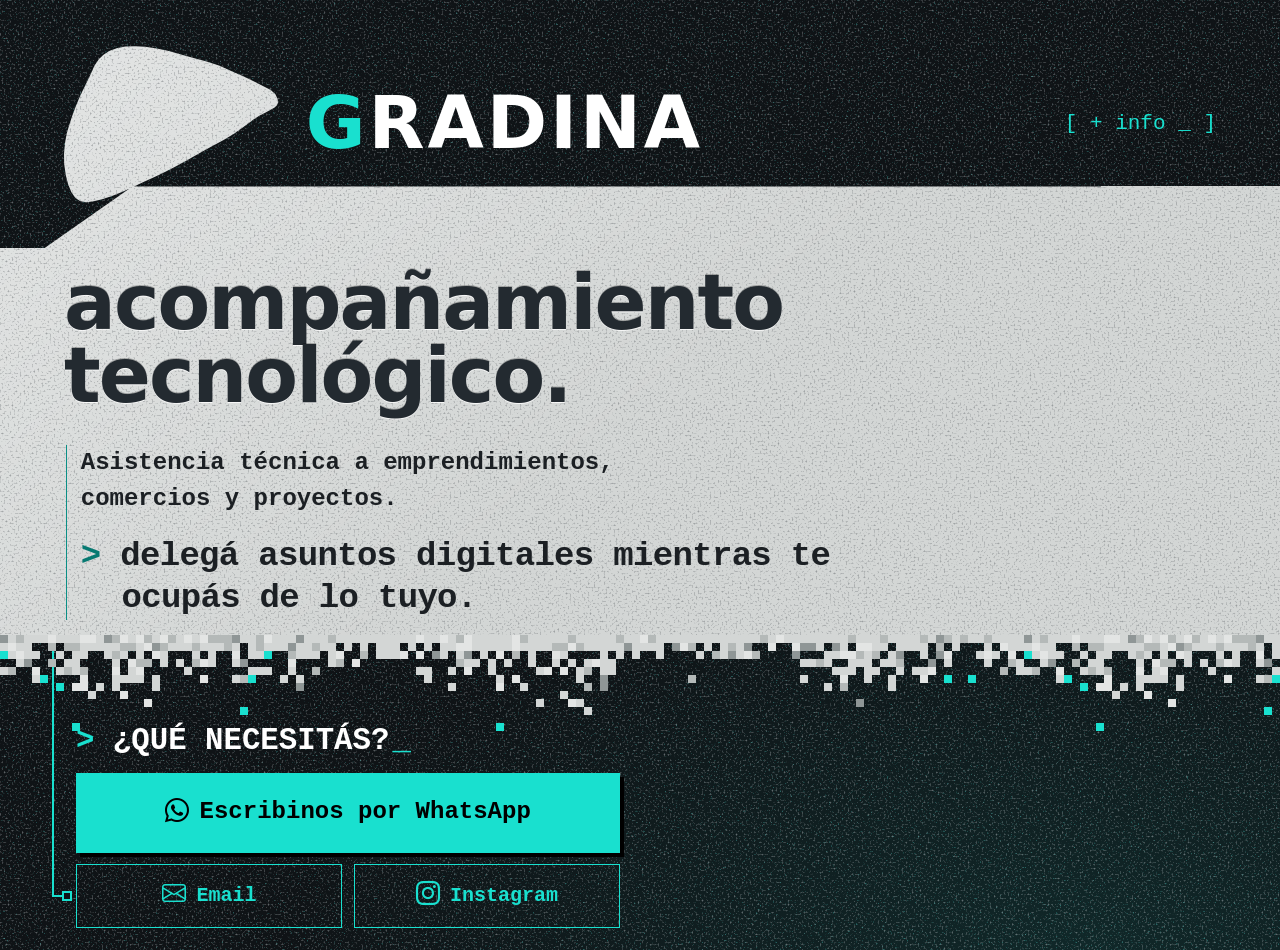
<file: index.html>
<!doctype html>
<html lang="es-AR">

<head>
  <meta charset="utf-8">
  <meta http-equiv="Content-Security-Policy"
    content="default-src 'none'; script-src 'self'; style-src 'self' https://cdn.jsdelivr.net https://fonts.googleapis.com; font-src https://fonts.gstatic.com https://cdn.jsdelivr.net; img-src 'self' data:; media-src 'self'; connect-src 'none'; base-uri 'self'; form-action 'none'; object-src 'none'">
  <meta name="viewport" content="width=device-width, initial-scale=1, viewport-fit=cover">
  <title>Gradina | Asistencia técnica y consultoría digital</title>
  <meta name="description"
    content="Asistencia técnica y consultoría digital para emprendimientos y comercios: sitios y tiendas web, catálogos, menús digitales y automatizaciones.">
  <meta name="robots" content="index, follow, max-image-preview:large">
  <link rel="canonical" href="https://gradina.com.ar/">
  <meta name="theme-color" content="#0f1316">
  <link rel="icon" href="favicon.ico" sizes="48x48">
  <link rel="icon" type="image/png" href="favicon-192.png" sizes="192x192">
  <link rel="apple-touch-icon" href="apple-touch-icon.png">

  <meta property="og:type" content="website">
  <meta property="og:site_name" content="Gradina">
  <meta property="og:locale" content="es_AR">
  <meta property="og:title" content="Gradina | Asistencia técnica y consultoría digital">
  <meta property="og:description"
    content="Asistencia técnica y consultoría digital para emprendimientos y comercios: sitios y tiendas web, catálogos, menús digitales y automatizaciones.">
  <meta property="og:url" content="https://gradina.com.ar/">
  <meta property="og:image" content="https://gradina.com.ar/img/og-gradina-v3.jpg">
  <meta property="og:image:width" content="1200">
  <meta property="og:image:height" content="630">
  <meta property="og:image:alt"
    content="Gradina: acompañamiento tecnológico. Asistencia técnica para emprendimientos y comercios.">
  <meta name="twitter:card" content="summary_large_image">
  <meta name="twitter:title" content="Gradina | Asistencia técnica y consultoría digital">
  <meta name="twitter:description"
    content="Asistencia técnica y consultoría digital para emprendimientos y comercios: sitios y tiendas web, catálogos, menús digitales y automatizaciones.">
  <meta name="twitter:image" content="https://gradina.com.ar/img/og-gradina-v3.jpg">

  <script type="application/ld+json">
{
  "@context": "https://schema.org",
  "@graph": [
    {
      "@type": "WebSite",
      "@id": "https://gradina.com.ar/#sitio",
      "name": "Gradina",
      "url": "https://gradina.com.ar/",
      "inLanguage": "es-AR",
      "publisher": {
        "@id": "https://gradina.com.ar/#negocio"
      }
    },
    {
      "@type": "ProfessionalService",
      "@id": "https://gradina.com.ar/#negocio",
      "name": "Gradina",
      "url": "https://gradina.com.ar/",
      "image": "https://gradina.com.ar/img/og-gradina-v3.jpg",
      "logo": "https://gradina.com.ar/favicon-192.png",
      "description": "Asistencia técnica y consultoría digital para emprendimientos, comercios y proyectos: sitios y tiendas web, catálogos y menús digitales, cartelería, automatizaciones y aplicaciones móviles.",
      "email": "contacto@gradina.com.ar",
      "telephone": "+542494211477",
      "areaServed": {
        "@type": "Country",
        "name": "Argentina"
      },
      "sameAs": [
        "https://instagram.com/gradina.com.ar"
      ],
      "hasOfferCatalog": {
        "@type": "OfferCatalog",
        "name": "Servicios de Gradina",
        "itemListElement": [
          {
            "@type": "Offer",
            "itemOffered": {
              "@type": "Service",
              "name": "Vidriera digital: catálogos, menús con QR, cartelería y plantillas digitales"
            }
          },
          {
            "@type": "Offer",
            "itemOffered": {
              "@type": "Service",
              "name": "Automatizaciones con Google Sheets y Apps Script"
            }
          },
          {
            "@type": "Offer",
            "itemOffered": {
              "@type": "Service",
              "name": "Configuración de tiendas y sitios en Tiendanube, Empretienda, WordPress y Shopify"
            }
          },
          {
            "@type": "Offer",
            "itemOffered": {
              "@type": "Service",
              "name": "Páginas y tiendas web a medida"
            }
          },
          {
            "@type": "Offer",
            "itemOffered": {
              "@type": "Service",
              "name": "Aplicaciones móviles"
            }
          }
        ]
      }
    },
    {
      "@type": "WebPage",
      "@id": "https://gradina.com.ar/#pagina",
      "url": "https://gradina.com.ar/",
      "name": "Gradina | Asistencia técnica y consultoría digital",
      "isPartOf": {
        "@id": "https://gradina.com.ar/#sitio"
      },
      "about": {
        "@id": "https://gradina.com.ar/#negocio"
      },
      "inLanguage": "es-AR"
    }
  ]
}
  </script>

  <link rel="preconnect" href="https://fonts.googleapis.com">
  <link rel="preconnect" href="https://fonts.gstatic.com" crossorigin>
  <link
    href="https://fonts.googleapis.com/css2?family=Bricolage+Grotesque:opsz,wdth,wght@12..96,75..100,200..800&family=Geologica:CRSV,SHRP,wght@0..1,0..100,100..900&family=JetBrains+Mono:wght@400..800&display=swap"
    rel="stylesheet">
  <link href="https://cdn.jsdelivr.net/npm/bootstrap@5.3.3/dist/css/bootstrap.min.css" rel="stylesheet"
    integrity="sha384-QWTKZyjpPEjISv5WaRU9OFeRpok6YctnYmDr5pNlyT2bRjXh0JMhjY6hW+ALEwIH" crossorigin="anonymous">
  <link href="https://cdn.jsdelivr.net/npm/bootstrap-icons@1.11.3/font/bootstrap-icons.min.css" rel="stylesheet"
    integrity="sha384-XGjxtQfXaH2tnPFa9x+ruJTuLE3Aa6LhHSWRr1XeTyhezb4abCG4ccI5AkVDxqC+" crossorigin="anonymous">
  <link href="css/gradina.css" rel="stylesheet">
</head>

<body class="landing">
  <a class="skip-link" href="#consulta">Ir a contacto</a>



  <main class="stage">
    <section class="stone">
      <div class="stone-rock">
        <div class="stone-body">
          <h1>acompañamiento tecnológico.</h1>
          <div class="hero-notes">
            <p class="hero-lead">
              <span class="lead-pre">Asistencia técnica a emprendimientos, comercios y proyectos.</span>
              <span class="lead-main"><span class="prompt" aria-hidden="true">&gt;</span> delegá asuntos digitales
                mientras te ocupás de lo tuyo.</span>
            </p>
          </div>
        </div>
      </div>
      <a class="wordmark" href="./" aria-label="Gradina, inicio"><span><span
            class="wordmark-g">G</span>radina</span></a>
      <a class="nav-capsule" href="nosotros.html" aria-label="Más información">[&nbsp;+&nbsp;info&nbsp;<span
          class="cursor" aria-hidden="true">_</span>&nbsp;]</a>
      <span class="pixels" aria-hidden="true"></span>
    </section>

    <section class="digital" id="consulta" aria-labelledby="consulta-titulo">
      <h2 id="consulta-titulo" class="prompt-title"><span class="prompt-sign" aria-hidden="true">&gt;</span> ¿Qué
        necesitás?<span class="cursor" aria-hidden="true">_</span></h2>
      <div class="digital-actions">
        <a class="btn-g btn-g--lg btn-g--accent" data-wa="Hola, quiero hacer una consulta." href="#">
          <i class="bi bi-whatsapp" aria-hidden="true"></i> Escribinos por WhatsApp
        </a>
        <div class="row-2">
          <div class="traces" aria-hidden="true">
            <span class="trace trace--v"></span>
            <span class="trace trace--h"></span>
            <span class="node"></span>
          </div>
          <a class="btn-g btn-g--soft" data-email href="#">
            <i class="bi bi-envelope" aria-hidden="true"></i> Email
          </a>
          <a class="btn-g btn-g--soft" data-instagram href="#">
            <i class="bi bi-instagram" aria-hidden="true"></i> Instagram
          </a>
        </div>
      </div>
    </section>
  </main>

  <script src="js/config.js"></script>
  <script src="js/main.js"></script>
</body>

</html>
</file>
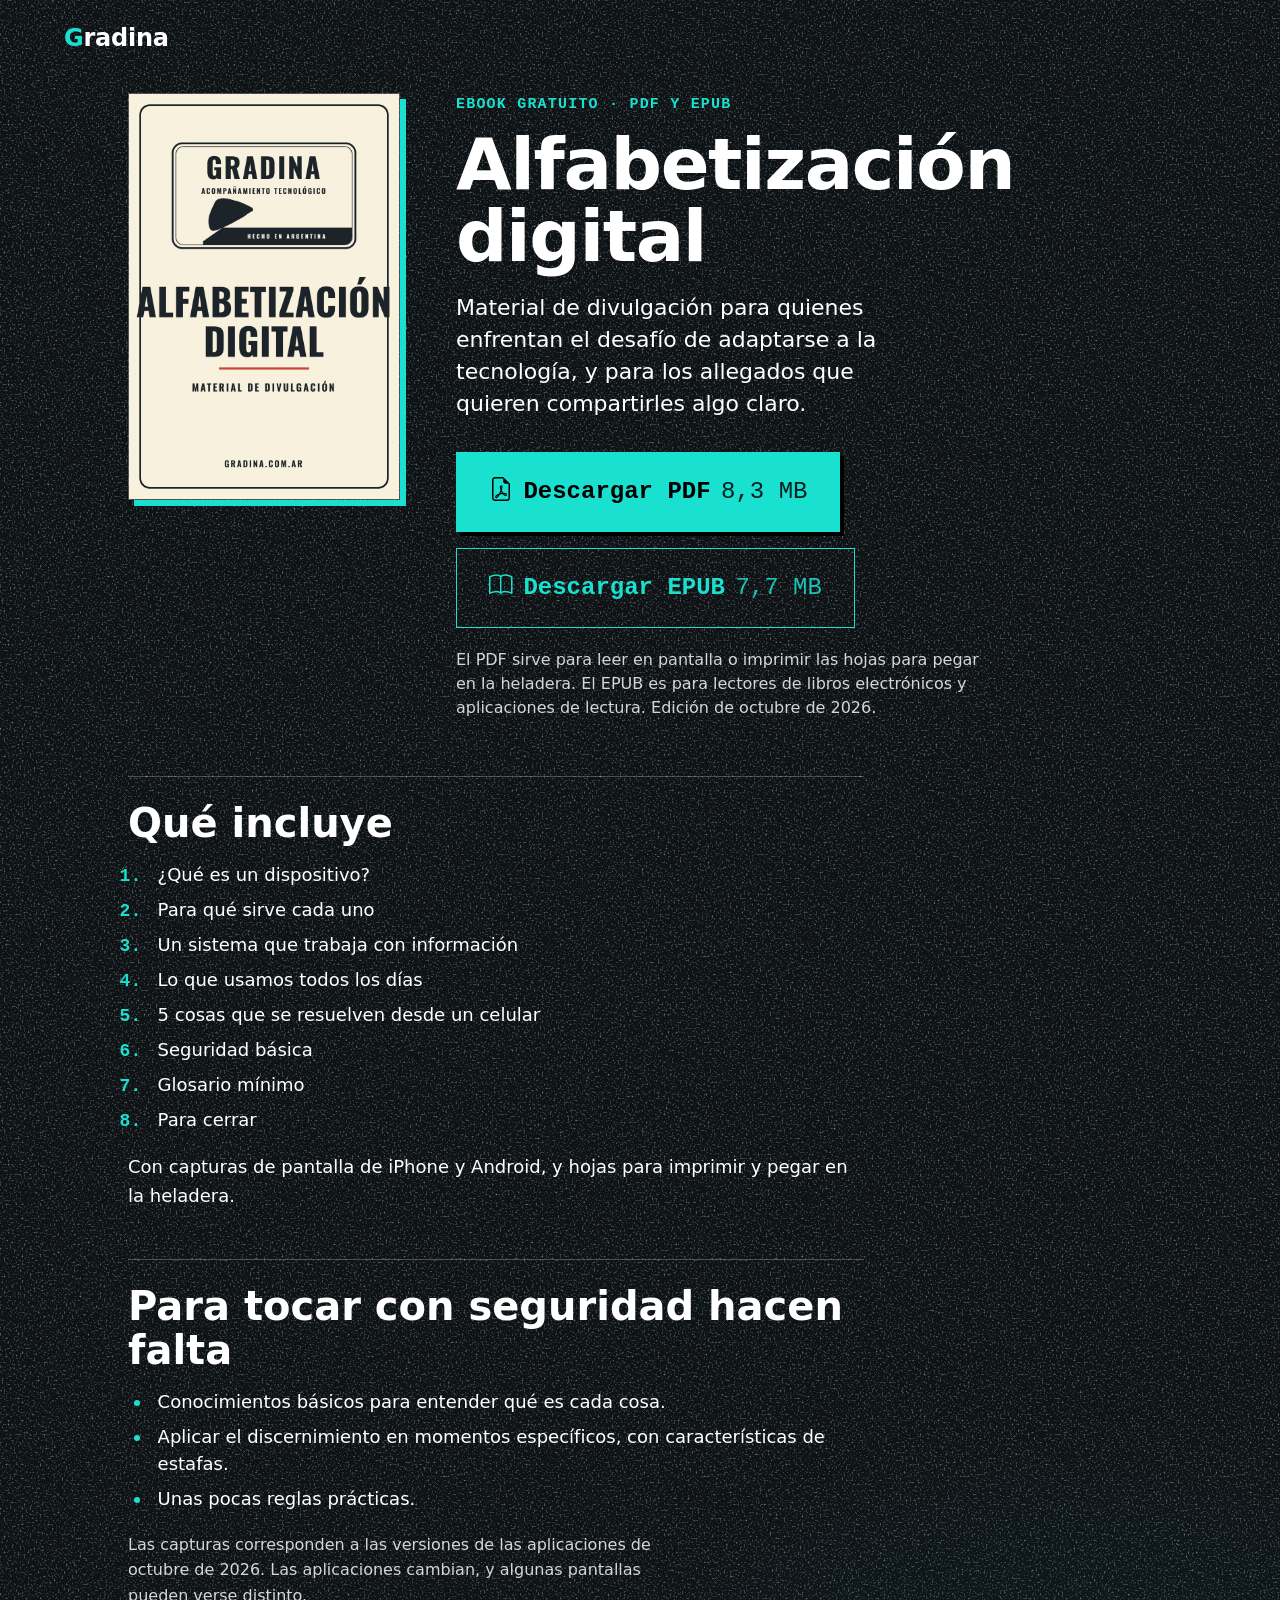
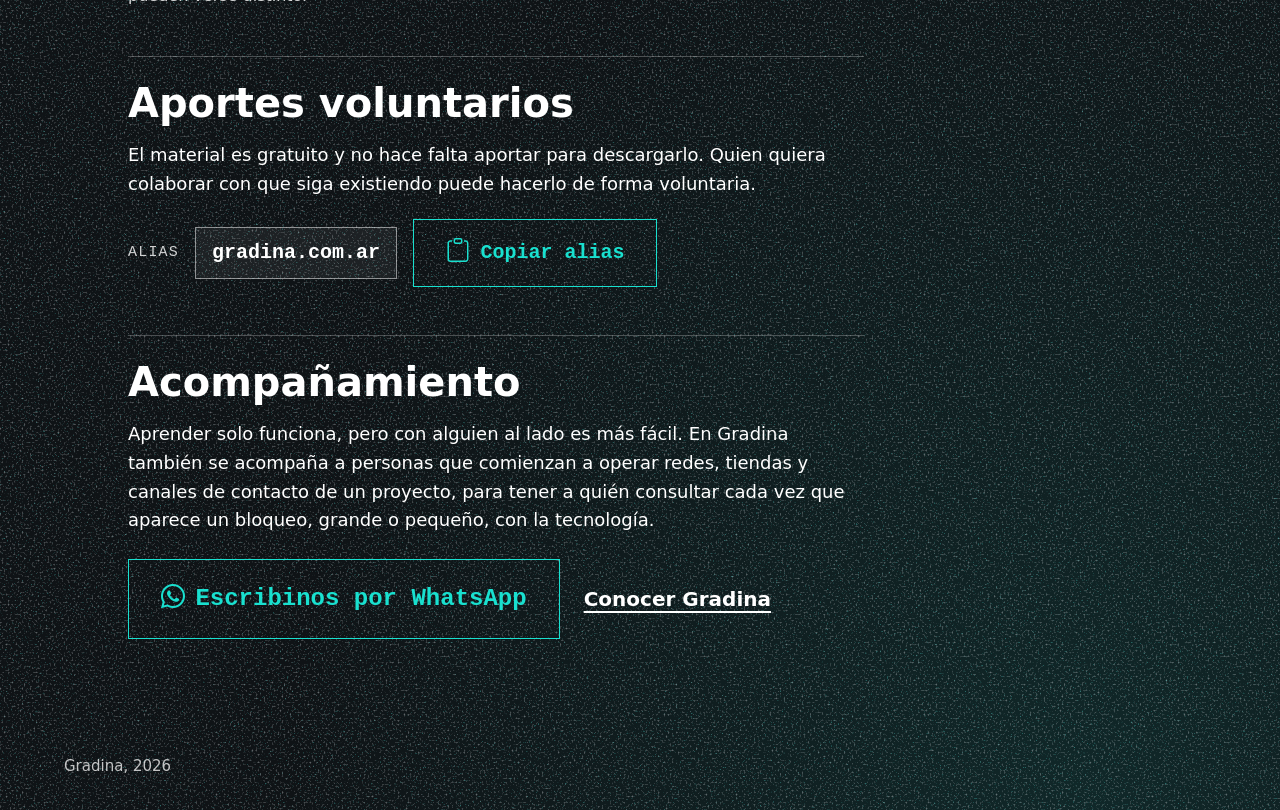
<file: alfabetizacion.html>
<!doctype html>
<html lang="es-AR">

<head>
  <meta charset="utf-8">
  <meta http-equiv="Content-Security-Policy"
    content="default-src 'none'; script-src 'self'; style-src 'self' https://cdn.jsdelivr.net https://fonts.googleapis.com; font-src https://fonts.gstatic.com https://cdn.jsdelivr.net; img-src 'self' data:; media-src 'self'; connect-src 'none'; base-uri 'self'; form-action 'none'; object-src 'none'">
  <meta name="viewport" content="width=device-width, initial-scale=1, viewport-fit=cover">
  <title>Alfabetización digital: ebook gratuito | Gradina</title>
  <meta name="description"
    content="Ebook gratuito de Gradina para quienes se están adaptando a la tecnología y para sus allegados: conceptos básicos, estafas más comunes y reglas prácticas. PDF y EPUB.">
  <meta name="robots" content="index, follow, max-image-preview:large">
  <link rel="canonical" href="https://gradina.com.ar/alfabetizacion.html">
  <meta name="theme-color" content="#0f1316">
  <link rel="icon" href="favicon.ico" sizes="48x48">
  <link rel="icon" type="image/png" href="favicon-192.png" sizes="192x192">
  <link rel="apple-touch-icon" href="apple-touch-icon.png">

  <meta property="og:type" content="book">
  <meta property="og:site_name" content="Gradina">
  <meta property="og:locale" content="es_AR">
  <meta property="og:title" content="Alfabetización digital: ebook gratuito | Gradina">
  <meta property="og:description"
    content="Conceptos básicos, estafas más comunes y reglas prácticas para quienes se están adaptando a la tecnología, y para sus allegados. PDF y EPUB, gratis.">
  <meta property="og:url" content="https://gradina.com.ar/alfabetizacion.html">
  <meta property="og:image" content="https://gradina.com.ar/img/og-alfabetizacion.jpg">
  <meta property="og:image:width" content="1200">
  <meta property="og:image:height" content="630">
  <meta property="og:image:alt" content="Tapa del ebook Alfabetización digital, de Gradina.">
  <meta name="twitter:card" content="summary_large_image">
  <meta name="twitter:title" content="Alfabetización digital: ebook gratuito | Gradina">
  <meta name="twitter:description"
    content="Conceptos básicos, estafas más comunes y reglas prácticas para quienes se están adaptando a la tecnología. PDF y EPUB, gratis.">
  <meta name="twitter:image" content="https://gradina.com.ar/img/og-alfabetizacion.jpg">

  <script type="application/ld+json">
{
  "@context": "https://schema.org",
  "@type": "Book",
  "@id": "https://gradina.com.ar/alfabetizacion.html#libro",
  "name": "Alfabetización digital",
  "url": "https://gradina.com.ar/alfabetizacion.html",
  "image": "https://gradina.com.ar/img/alfabetizacion-tapa.jpg",
  "inLanguage": "es-AR",
  "bookFormat": "https://schema.org/EBook",
  "isAccessibleForFree": true,
  "author": { "@type": "Organization", "name": "Gradina", "url": "https://gradina.com.ar/" },
  "publisher": { "@type": "Organization", "name": "Gradina", "url": "https://gradina.com.ar/" },
  "description": "Material de divulgación para quienes se están adaptando a la tecnología y para sus allegados: conceptos básicos, modalidades de estafa y reglas prácticas.",
  "encodingFormat": ["application/pdf", "application/epub+zip"],
  "datePublished": "2026-10"
}
  </script>

  <link rel="preconnect" href="https://fonts.googleapis.com">
  <link rel="preconnect" href="https://fonts.gstatic.com" crossorigin>
  <link
    href="https://fonts.googleapis.com/css2?family=Bricolage+Grotesque:opsz,wdth,wght@12..96,75..100,200..800&family=Geologica:CRSV,SHRP,wght@0..1,0..100,100..900&family=JetBrains+Mono:wght@400..800&display=swap"
    rel="stylesheet">
  <link href="https://cdn.jsdelivr.net/npm/bootstrap@5.3.3/dist/css/bootstrap.min.css" rel="stylesheet"
    integrity="sha384-QWTKZyjpPEjISv5WaRU9OFeRpok6YctnYmDr5pNlyT2bRjXh0JMhjY6hW+ALEwIH" crossorigin="anonymous">
  <link href="https://cdn.jsdelivr.net/npm/bootstrap-icons@1.11.3/font/bootstrap-icons.min.css" rel="stylesheet"
    integrity="sha384-XGjxtQfXaH2tnPFa9x+ruJTuLE3Aa6LhHSWRr1XeTyhezb4abCG4ccI5AkVDxqC+" crossorigin="anonymous">
  <link href="css/gradina.css" rel="stylesheet">
  <link href="css/alfabetizacion.css" rel="stylesheet">
</head>

<body class="page-alfa">
  <a class="skip-link" href="#contenido">Ir al contenido</a>

  <header class="alfa-cab">
    <a class="alfa-marca" href="./" aria-label="Gradina, volver al inicio"><span class="wordmark-g">G</span>radina</a>
  </header>

  <main id="contenido" class="alfa">
    <section class="alfa-hero" aria-labelledby="titulo">
      <figure class="alfa-tapa">
        <img src="img/alfabetizacion-tapa.jpg" width="800" height="1200"
          alt="Tapa del ebook Alfabetización digital. Gradina, acompañamiento tecnológico. Hecho en Argentina.">
      </figure>

      <div class="alfa-texto">
        <p class="alfa-etiqueta">Ebook gratuito · PDF y EPUB</p>
        <h1 id="titulo">Alfabetización digital</h1>
        <p class="alfa-bajada">Material de divulgación para quienes enfrentan el desafío de adaptarse a la tecnología,
          y para los allegados que quieren compartirles algo claro.</p>

        <div class="alfa-descargas">
          <a class="btn-g btn-g--lg btn-g--accent" href="descargas/Gradina-Alfabetizacion-digital.pdf" download
            type="application/pdf">
            <i class="bi bi-file-earmark-pdf" aria-hidden="true"></i> Descargar PDF <span class="peso">8,3 MB</span>
          </a>
          <a class="btn-g btn-g--lg" href="descargas/Gradina-Alfabetizacion-digital.epub" download
            type="application/epub+zip">
            <i class="bi bi-book" aria-hidden="true"></i> Descargar EPUB <span class="peso">7,7 MB</span>
          </a>
        </div>
        <p class="alfa-nota">El PDF sirve para leer en pantalla o imprimir las hojas para pegar en la heladera. El EPUB
          es para lectores de libros electrónicos y aplicaciones de lectura. Edición de octubre de 2026.</p>
      </div>
    </section>

    <section class="alfa-seccion" aria-labelledby="incluye">
      <h2 id="incluye">Qué incluye</h2>
      <ol class="alfa-indice">
        <li>¿Qué es un dispositivo?</li>
        <li>Para qué sirve cada uno</li>
        <li>Un sistema que trabaja con información</li>
        <li>Lo que usamos todos los días</li>
        <li>5 cosas que se resuelven desde un celular</li>
        <li>Seguridad básica</li>
        <li>Glosario mínimo</li>
        <li>Para cerrar</li>
      </ol>
      <p>Con capturas de pantalla de iPhone y Android, y hojas para imprimir y pegar en la heladera.</p>
    </section>

    <section class="alfa-seccion" aria-labelledby="condiciones">
      <h2 id="condiciones">Para tocar con seguridad hacen falta</h2>
      <ul class="alfa-lista">
        <li>Conocimientos básicos para entender qué es cada cosa.</li>
        <li>Aplicar el discernimiento en momentos específicos, con características de estafas.</li>
        <li>Unas pocas reglas prácticas.</li>
      </ul>
      <p class="alfa-nota">Las capturas corresponden a las versiones de las aplicaciones de octubre de 2026. Las
        aplicaciones cambian, y algunas pantallas pueden verse distinto.</p>
    </section>

    <section class="alfa-seccion alfa-aporte" id="aporte" aria-labelledby="aportes" hidden>
      <h2 id="aportes">Aportes voluntarios</h2>
      <p>El material es gratuito y no hace falta aportar para descargarlo. Quien quiera colaborar con que siga
        existiendo puede hacerlo de forma voluntaria.</p>
      <div class="alfa-alias">
        <span class="alfa-alias-etq">Alias</span>
        <code id="alias" data-alias></code>
        <button class="btn-g" type="button" id="copiar-alias">
          <i class="bi bi-clipboard" aria-hidden="true"></i> <span>Copiar alias</span>
        </button>
      </div>
      <p id="aviso-copia" class="alfa-nota" role="status" aria-live="polite"></p>
    </section>

    <section class="alfa-seccion" aria-labelledby="acompanamiento">
      <h2 id="acompanamiento">Acompañamiento</h2>
      <p>Aprender solo funciona, pero con alguien al lado es más fácil. En Gradina también se acompaña a personas que
        comienzan a operar redes, tiendas y canales de contacto de un proyecto, para tener a quién consultar cada vez
        que aparece un bloqueo, grande o pequeño, con la tecnología.</p>
      <div class="acciones">
        <a class="btn-g btn-g--lg" data-wa="Hola, vi el material de Alfabetización digital y quiero hacer una consulta."
          href="#">
          <i class="bi bi-whatsapp" aria-hidden="true"></i> Escribinos por WhatsApp
        </a>
        <a class="link-g" href="./">Conocer Gradina</a>
      </div>
    </section>
  </main>

  <footer class="alfa-pie">
    <span><span data-brand></span>, 2026</span>
  </footer>

  <script src="js/config.js"></script>
  <script src="js/main.js"></script>
  <script src="js/alfabetizacion.js"></script>
</body>

</html>
</file>
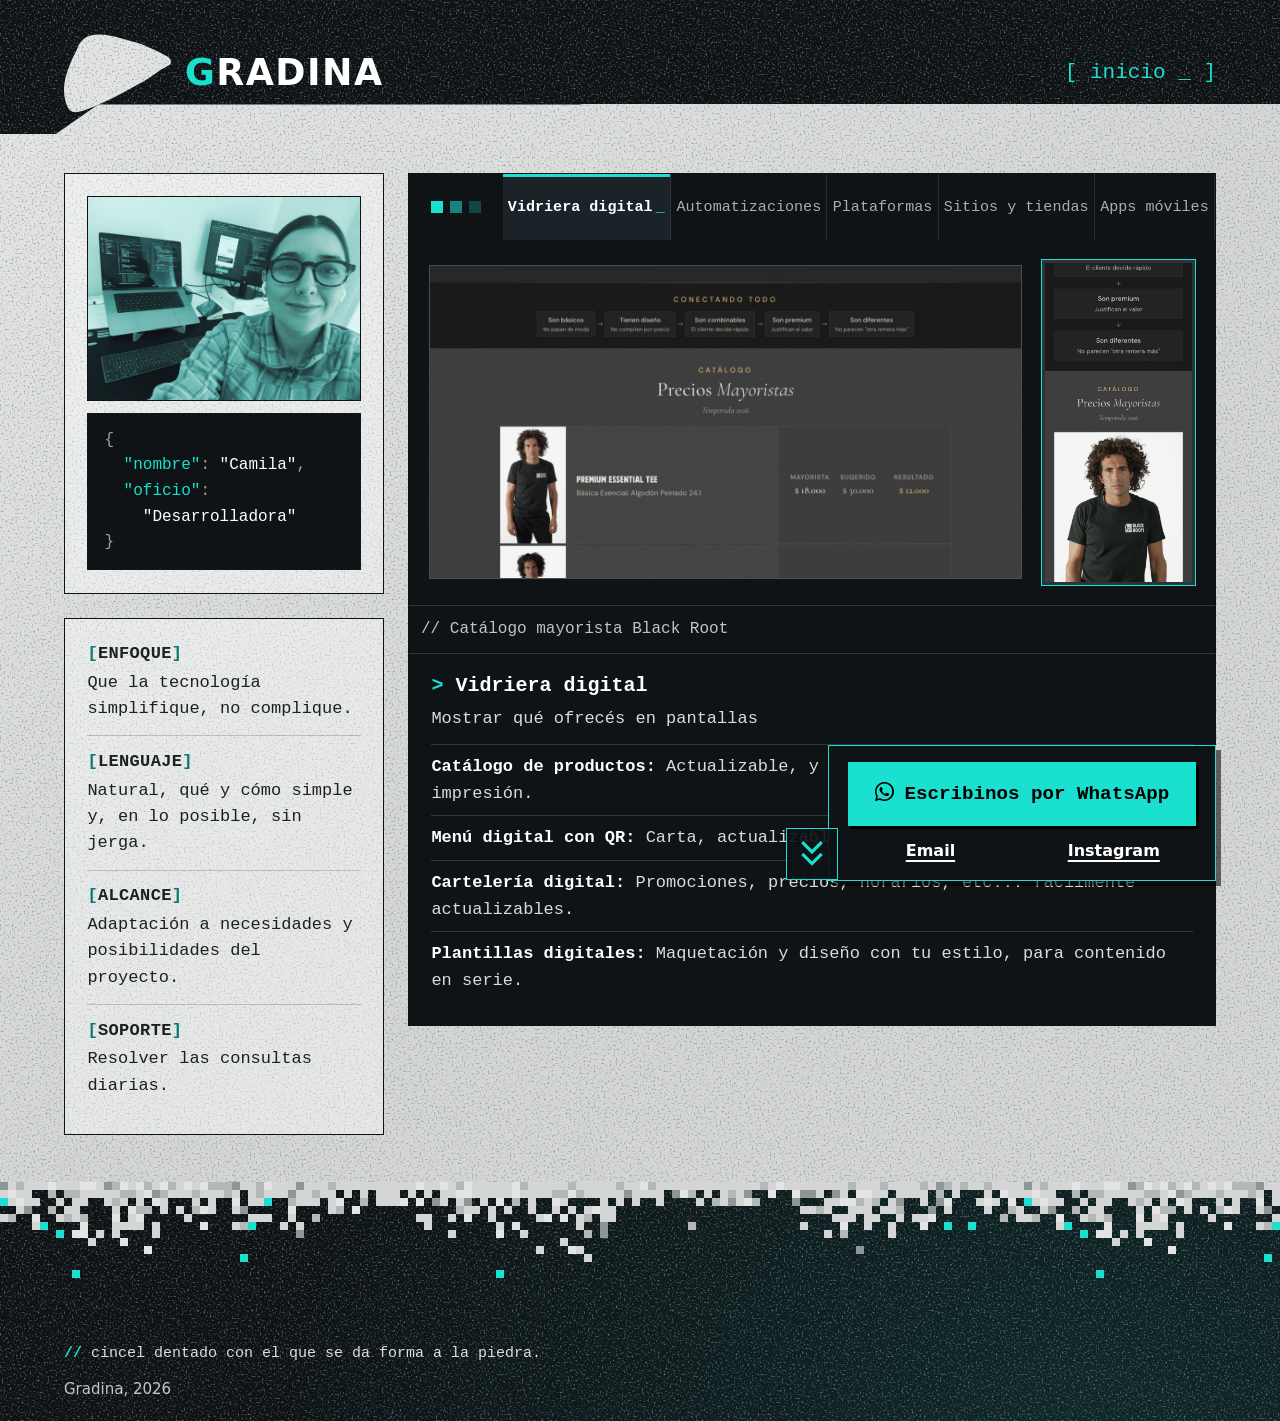
<file: nosotros.html>
<!doctype html>
<html lang="es-AR">

<head>
  <meta charset="utf-8">
  <meta http-equiv="Content-Security-Policy"
    content="default-src 'none'; script-src 'self'; style-src 'self' https://cdn.jsdelivr.net https://fonts.googleapis.com; font-src https://fonts.gstatic.com https://cdn.jsdelivr.net; img-src 'self' data:; media-src 'self'; connect-src 'none'; base-uri 'self'; form-action 'none'; object-src 'none'">
  <meta name="viewport" content="width=device-width, initial-scale=1, viewport-fit=cover">
  <title>Qué hacemos | Gradina: sitios, tiendas y automatizaciones</title>
  <meta name="description"
    content="Sitios y tiendas web, catálogos y menús con QR, cartelería digital, automatizaciones con Google Sheets y configuración de Tiendanube, Shopify y WordPress.">
  <meta name="robots" content="index, follow, max-image-preview:large">
  <link rel="canonical" href="https://gradina.com.ar/nosotros.html">
  <meta name="theme-color" content="#0f1316">
  <link rel="icon" href="favicon.ico" sizes="48x48">
  <link rel="icon" type="image/png" href="favicon-192.png" sizes="192x192">
  <link rel="apple-touch-icon" href="apple-touch-icon.png">

  <meta property="og:type" content="website">
  <meta property="og:site_name" content="Gradina">
  <meta property="og:locale" content="es_AR">
  <meta property="og:title" content="Qué hacemos | Gradina: sitios, tiendas y automatizaciones">
  <meta property="og:description"
    content="Sitios y tiendas web, catálogos y menús con QR, cartelería digital, automatizaciones con Google Sheets y configuración de Tiendanube, Shopify y WordPress.">
  <meta property="og:url" content="https://gradina.com.ar/nosotros.html">
  <meta property="og:image" content="https://gradina.com.ar/img/og-gradina-v3.jpg">
  <meta property="og:image:width" content="1200">
  <meta property="og:image:height" content="630">
  <meta property="og:image:alt"
    content="Gradina: acompañamiento tecnológico. Asistencia técnica para emprendimientos y comercios.">
  <meta name="twitter:card" content="summary_large_image">
  <meta name="twitter:title" content="Qué hacemos | Gradina: sitios, tiendas y automatizaciones">
  <meta name="twitter:description"
    content="Sitios y tiendas web, catálogos y menús con QR, cartelería digital, automatizaciones con Google Sheets y configuración de Tiendanube, Shopify y WordPress.">
  <meta name="twitter:image" content="https://gradina.com.ar/img/og-gradina-v3.jpg">

  <script type="application/ld+json">
{
  "@context": "https://schema.org",
  "@graph": [
    {
      "@type": "WebSite",
      "@id": "https://gradina.com.ar/#sitio",
      "name": "Gradina",
      "url": "https://gradina.com.ar/",
      "inLanguage": "es-AR",
      "publisher": {
        "@id": "https://gradina.com.ar/#negocio"
      }
    },
    {
      "@type": "ProfessionalService",
      "@id": "https://gradina.com.ar/#negocio",
      "name": "Gradina",
      "url": "https://gradina.com.ar/",
      "image": "https://gradina.com.ar/img/og-gradina-v3.jpg",
      "logo": "https://gradina.com.ar/favicon-192.png",
      "description": "Asistencia técnica y consultoría digital para emprendimientos, comercios y proyectos: sitios y tiendas web, catálogos y menús digitales, cartelería, automatizaciones y aplicaciones móviles.",
      "email": "contacto@gradina.com.ar",
      "telephone": "+542494211477",
      "areaServed": {
        "@type": "Country",
        "name": "Argentina"
      },
      "sameAs": [
        "https://instagram.com/gradina.com.ar"
      ],
      "hasOfferCatalog": {
        "@type": "OfferCatalog",
        "name": "Servicios de Gradina",
        "itemListElement": [
          {
            "@type": "Offer",
            "itemOffered": {
              "@type": "Service",
              "name": "Vidriera digital: catálogos, menús con QR, cartelería y plantillas digitales"
            }
          },
          {
            "@type": "Offer",
            "itemOffered": {
              "@type": "Service",
              "name": "Automatizaciones con Google Sheets y Apps Script"
            }
          },
          {
            "@type": "Offer",
            "itemOffered": {
              "@type": "Service",
              "name": "Configuración de tiendas y sitios en Tiendanube, Empretienda, WordPress y Shopify"
            }
          },
          {
            "@type": "Offer",
            "itemOffered": {
              "@type": "Service",
              "name": "Páginas y tiendas web a medida"
            }
          },
          {
            "@type": "Offer",
            "itemOffered": {
              "@type": "Service",
              "name": "Aplicaciones móviles"
            }
          }
        ]
      }
    },
    {
      "@type": "AboutPage",
      "@id": "https://gradina.com.ar/nosotros.html#pagina",
      "url": "https://gradina.com.ar/nosotros.html",
      "name": "Qué hacemos | Gradina",
      "isPartOf": {
        "@id": "https://gradina.com.ar/#sitio"
      },
      "about": {
        "@id": "https://gradina.com.ar/#negocio"
      },
      "inLanguage": "es-AR"
    }
  ]
}
  </script>

  <link rel="preconnect" href="https://fonts.googleapis.com">
  <link rel="preconnect" href="https://fonts.gstatic.com" crossorigin>
  <link
    href="https://fonts.googleapis.com/css2?family=Bricolage+Grotesque:opsz,wdth,wght@12..96,75..100,200..800&family=Geologica:CRSV,SHRP,wght@0..1,0..100,100..900&family=JetBrains+Mono:wght@400..800&display=swap"
    rel="stylesheet">
  <link href="https://cdn.jsdelivr.net/npm/bootstrap@5.3.3/dist/css/bootstrap.min.css" rel="stylesheet"
    integrity="sha384-QWTKZyjpPEjISv5WaRU9OFeRpok6YctnYmDr5pNlyT2bRjXh0JMhjY6hW+ALEwIH" crossorigin="anonymous">
  <link href="https://cdn.jsdelivr.net/npm/bootstrap-icons@1.11.3/font/bootstrap-icons.min.css" rel="stylesheet"
    integrity="sha384-XGjxtQfXaH2tnPFa9x+ruJTuLE3Aa6LhHSWRr1XeTyhezb4abCG4ccI5AkVDxqC+" crossorigin="anonymous">
  <link href="css/gradina.css" rel="stylesheet">
</head>

<body class="page-nos">
  <a class="skip-link" href="#contenido">Ir al contenido</a>

  <main id="contenido">
    <section class="stone stone--page">
      <div class="stone-rock">
        <div class="stone-body">
          <h1 class="visually-hidden">Qué hacemos y quién está detrás de Gradina</h1>
          <div class="ide">
            <section class="nos-section ventana ventana--equipo" aria-label="Quiénes somos">
              <div class="ventana-cuerpo">
                <figure class="foto-equipo">
                  <img src="img/quienes-somos-duotono.jpg" width="1195" height="896" loading="lazy"
                    alt="Retrato de quien desarrolla en Gradina, sonriendo frente a una laptop y un monitor con código.">
                  <figcaption>
                    <pre
                      class="json"><code><span class="l"><span class="j-p">{</span></span><span class="l prop"><span class="j-k">"nombre"</span><span class="j-p">:</span> "Camila"<span class="j-p">,</span></span><span class="l prop"><span class="j-k">"oficio"</span><span class="j-p">:</span> "Desarrolladora"</span><span class="l"><span class="j-p">}</span></span></code></pre>
                  </figcaption>
                </figure>

              </div>
            </section>

            <section class="ventana ventana--enfoque" aria-label="Enfoque">
              <div class="ventana-cuerpo">
                <dl class="nos-datos">
                  <div>
                    <dt><span class="br" aria-hidden="true">[</span>ENFOQUE<span class="br" aria-hidden="true">]</span>
                    </dt>
                    <dd>Que la tecnología simplifique, no complique.</dd>
                  </div>
                  <div>
                    <dt><span class="br" aria-hidden="true">[</span>LENGUAJE<span class="br" aria-hidden="true">]</span>
                    </dt>
                    <dd>Natural, qué y cómo simple y, en lo posible, sin jerga.
                    </dd>
                  </div>
                  <div>
                    <dt><span class="br" aria-hidden="true">[</span>ALCANCE<span class="br" aria-hidden="true">]</span>
                    </dt>
                    <dd>Adaptación a necesidades y posibilidades del proyecto.
                    </dd>
                  </div>
                  <div>
                    <dt><span class="br" aria-hidden="true">[</span>SOPORTE<span class="br" aria-hidden="true">]</span>
                    </dt>
                    <dd>Resolver las consultas diarias.</dd>

                  </div>
                </dl>
              </div>
            </section>

            <section class="nos-section ventana ventana--trabajos" id="experiencia">
              <div class="ventana-barra" aria-hidden="true"><span class="luces"><i></i><i></i><i></i></span></div>
              <div class="ventana-cuerpo">
                <h2>Trabajos y experiencias</h2>
                <div>
                  <ul class="tipos" data-catalogo>
                    <li data-corto="Vidriera digital"
                      data-casos='[{"n":"Catálogo mayorista Black Root","d":"videos/web/catalogo-desktop","dw":[1280,676],"m":"videos/web/catalogo-mobile","mw":[540,1170]}]'>
                      <strong>Vidriera digital</strong>
                      <span class="resumen">Mostrar qué ofrecés en pantallas </span>
                      <ul class="det">
                        <li><b>Catálogo de productos:</b> Actualizable, y exportable en formato digital y de impresión.
                        </li>
                        <li><b>Menú digital con QR:</b> Carta, actualizable, al alcance de cualquier celular.</li>
                        <li><b>Cartelería digital:</b> Promociones, precios, horarios, etc... fácilmente actualizables.
                        </li>
                        <li><b>Plantillas digitales:</b> Maquetación y diseño con tu estilo, para contenido en serie.
                        </li>
                      </ul>
                    </li>
                    <li data-corto="Automatizaciones"
                      data-casos='[{"n":"Balance automático","d":"videos/web/automatizaciones-desktop","dw":[1280,676],"m":"videos/web/automatizaciones-mobile","mw":[540,1160]}]'>
                      <strong>Automatizaciones</strong>
                      <span class="resumen">Planillas que calculan, completan datos y avisan solas, para que dejes de
                        repetir tareas a mano.</span>
                    </li>
                    <li data-corto="Plataformas"
                      data-casos='[{"n":"Cultura Incandescente - El Plan de la Mariposa","d":"videos/web/cultura-incandescente-desktop","dw":[1280,676],"mi":"videos/web/cultura-incandescente-mobile.jpg","mw":[383,845]}]'>
                      <strong>Configuración de tiendas y sitios en plataformas</strong> <span class="resumen">Armamos y
                        dejamos funcionando tu sitio en Tiendanube, Empretienda, WordPress,
                        Shopify y similares.</span>
                    </li>
                    <li data-corto="Sitios y tiendas"
                      data-casos='[{"n":"Arte Mure","d":"videos/web/arte-mure-desktop","dw":[1280,676],"m":"videos/web/arte-mure-mobile","mw":[540,1160]}]'>
                      <strong>Páginas y tiendas web</strong> <span class="resumen">Implementamos y publicamos tu
                        página o tu tienda online, para que puedas empezar a mostrarte y vender.</span>
                    </li>
                    <li data-corto="Apps móviles"><strong>Aplicaciones móviles</strong> <span class="resumen">Desarrollo
                        de apps para celular, desde la idea hasta la publicación.</span></li>
                  </ul>
                </div>

              </div>
            </section>

          </div>
        </div>
      </div>
      <a class="wordmark" href="./" aria-label="Gradina, volver al inicio"><span><span
            class="wordmark-g">G</span>radina</span></a>
      <a class="nav-capsule" href="./" aria-label="Volver al inicio">[&nbsp;inicio&nbsp;<span class="cursor"
          aria-hidden="true">_</span>&nbsp;]</a>
      <span class="pixels" aria-hidden="true"></span>
    </section>

    <section class="digital" aria-label="Contacto">
      <div class="acciones">
        <a class="btn-g btn-g--lg btn-g--accent" data-wa="Hola, quiero hacer una consulta." href="#">
          <i class="bi bi-whatsapp" aria-hidden="true"></i> Escribinos por WhatsApp
        </a>
        <a class="link-g" data-email href="#">Email</a>
        <a class="link-g" data-instagram href="#">Instagram</a>
      </div>
    </section>
  </main>

  <footer class="nos-foot">
    <p class="foot-def"><span class="slashes" aria-hidden="true">//</span> cincel dentado con el que se da forma
      a la
      piedra.</p>
    <span><span data-brand></span>, 2026</span>
  </footer>

  <script src="js/config.js"></script>
  <script src="js/main.js"></script>
  <script src="js/catalogo.js"></script>
</body>

</html>
</file>
<file: css/gradina.css>
/* ==========================================================================
   Gradina v2: la piedra que se vuelve píxel
   - Monocromo de granito (grafito y cemento) con el aqua digital como
     acento presente desde el primer vistazo.
   - La textura "nevada" es a la vez grano de granito y ruido de píxel.
   - Formas irregulares, de piedra tallada a mano, en vez de paneles rectos;
     el borde del bloque se deshace en píxeles hacia el lado digital.
   - Tipografía Geologica con cortes nítidos (eje SHRP), en minúscula.
   Se apoya en Bootstrap 5.3 sólo para reboot, grilla y utilidades.
   ========================================================================== */

:root {
  --cemento: #d3d6d5;
  --grafito: #0f1316;
  --optico: #ffffff;
  --aqua: #19e0cf;
  --aqua-prompt: #077a72;
  /* cian profundo para el ">" sobre el cemento: 3,5:1 (el cian vivo da 1,1:1 y no se vería) */
  --aqua-ink: #0a8f86;
  /* el mismo cian, más profundo, para líneas finas sobre el cemento claro */

  --font: 'Geologica', system-ui, -apple-system, 'Segoe UI', sans-serif;
  --font-display: 'Bricolage Grotesque', 'Geologica', system-ui, sans-serif;
  /* logotipo y titulares: la misma familia, con el corte de display (opsz 96) */
  --font-mono: 'JetBrains Mono', ui-monospace, 'SF Mono', Menlo, Consolas, monospace;
  --gutter: 1.5rem;

  /* Una sola textura en tres versiones: manchas oscuras sobre cemento, claras sobre grafito, y chispas aqua */
  --grano-claro: url("data:image/svg+xml,%3Csvg xmlns='http://www.w3.org/2000/svg' width='260' height='260'%3E%3Cfilter id='n' x='0' y='0' width='100%25' height='100%25'%3E%3CfeTurbulence type='fractalNoise' baseFrequency='.5' numOctaves='2' seed='7' stitchTiles='stitch'/%3E%3CfeColorMatrix values='0 0 0 0 .08 0 0 0 0 .09 0 0 0 0 .1 0 0 0 1.5 -.82'/%3E%3C/filter%3E%3Crect width='100%25' height='100%25' filter='url(%23n)'/%3E%3C/svg%3E");
  --grano-oscuro: url("data:image/svg+xml,%3Csvg xmlns='http://www.w3.org/2000/svg' width='260' height='260'%3E%3Cfilter id='n' x='0' y='0' width='100%25' height='100%25'%3E%3CfeTurbulence type='fractalNoise' baseFrequency='.5' numOctaves='2' seed='3' stitchTiles='stitch'/%3E%3CfeColorMatrix values='0 0 0 0 .8 0 0 0 0 .85 0 0 0 0 .88 0 0 0 1.4 -.8'/%3E%3C/filter%3E%3Crect width='100%25' height='100%25' filter='url(%23n)'/%3E%3C/svg%3E");
  --grano-aqua: url("data:image/svg+xml,%3Csvg xmlns='http://www.w3.org/2000/svg' width='300' height='300'%3E%3Cfilter id='n' x='0' y='0' width='100%25' height='100%25'%3E%3CfeTurbulence type='fractalNoise' baseFrequency='.55' numOctaves='2' seed='19' stitchTiles='stitch'/%3E%3CfeColorMatrix values='0 0 0 0 .1 0 0 0 0 .88 0 0 0 0 .81 0 0 0 1.6 -1.05'/%3E%3C/filter%3E%3Crect width='100%25' height='100%25' filter='url(%23n)'/%3E%3C/svg%3E");

  --bs-body-font-family: var(--font);
  --bs-body-bg: var(--grafito);
  --bs-body-color: var(--optico);
}

body {
  font-family: var(--font);
  font-size: 1.0625rem;
  font-weight: 400;
  font-variation-settings: 'SHRP' 100;
  line-height: 1.55;
  color: var(--optico);
  background:
    var(--grano-aqua),
    var(--grano-oscuro),
    radial-gradient(90% 60% at 85% 100%, rgba(25, 224, 207, .10), transparent 70%),
    var(--grafito);
}

a:focus-visible,
button:focus-visible {
  outline: 3px solid var(--ring, var(--aqua));
  outline-offset: 4px;
}

.skip-link {
  position: absolute;
  left: 1rem;
  top: -4rem;
  z-index: 100;
  padding: .6rem 1rem;
  background: var(--aqua);
  color: var(--grafito);
  font-weight: 700;
}

.skip-link:focus {
  top: 1rem;
}

/* ---------- Botones y cuadros: borde cian de 1 px, esquinas rectas, sin sombras ni degradados ----------
   Como una terminal de comandos antigua o un plano técnico de cantera: sólo línea; al tocar, se invierte. */

.btn-g {
  display: inline-flex;
  align-items: center;
  justify-content: center;
  gap: .65rem;
  min-height: 3.5rem;
  padding: .8rem 1.5rem;
  border: 1px solid var(--aqua);
  border-radius: 0;
  box-shadow: none;
  background: transparent;
  color: var(--aqua);
  font-family: var(--font-mono);
  font-size: 1rem;
  font-weight: 600;
  line-height: 1.2;
  text-decoration: none;
  transition: background-color .12s ease, color .12s ease;
}

.btn-g:hover,
.btn-g:active {
  background: var(--aqua);
  color: var(--grafito);
}

.btn-g i {
  font-size: 1.25rem;
}

.btn-g--lg {
  min-height: 4rem;
  font-size: 1.0625rem;
}

@media (max-width: 400px) {
  .btn-g {
    padding-inline: 1rem;
    font-size: .9375rem;
  }

  .btn-g--lg {
    font-size: .9375rem;
  }
}

@media (max-width: 340px) {
  .btn-g--lg {
    font-size: .8125rem;
  }

  /* "Escribinos por WhatsApp" en una sola línea, con aire a los costados */
}

/* Botón principal: bloque macizo cian con letras negras y sombra rígida desplazada (brutalismo) */
.btn-g--accent {
  background: var(--aqua);
  color: #000;
  font-weight: 800;
  box-shadow: 4px 4px 0 #000;
  transition: transform .08s ease, box-shadow .08s ease;
}

.btn-g--accent:hover {
  background: var(--aqua);
  color: #000;
  transform: translate(2px, 2px);
  box-shadow: 2px 2px 0 #000;
}

.btn-g--accent:active {
  transform: translate(4px, 4px);
  box-shadow: 0 0 0 #000;
}

.btn-g--soft {
  min-height: 3.25rem;
}

/* ---------- Pantalla única ---------- */

.landing {
  min-height: 100vh;
  min-height: 100dvh;
  display: flex;
  flex-direction: column;
}

.stage {
  position: relative;
  flex: 1;
  display: flex;
  flex-direction: column;
}

/* El bloque de granito: su borde superior es una línea horizontal con un corte en ángulo desde la izquierda, y la
   Piedra Movediza apoyada sobre ellos en un único punto. Cerro y piedra se dibujan en píxeles de CSS (sin estirarse) a la escala del texto del logotipo (--u),
   así la piedra mide siempre 3 veces la G. Si el bloque es más ancho que la silueta, el cerro sigue plano. */
.stone {
  --u: 1;
  /* escala del logotipo: 1 en celular, 1,3 en escritorio */
  --ridge-h: calc(88px * var(--u));
  --ridge-w: calc(490px * var(--u));
  --crest-y: calc(62.7px * var(--u));
  /* altura del cerro en el borde derecho de la silueta */
  --ridge-margin: var(--gutter);
  --ridge-dx: calc(var(--ridge-margin) - 90px * var(--u));
  /* borde izquierdo de la piedra alineado con el texto */
  --ridge-img: url('../img/cerro-m.svg');
  --ridge-pad: var(--ridge-h);
  --h1-size: clamp(2.4rem, 12vw, 5.5rem);
  /* tamaño del titular del hero */
  --pixel-h: 96px;
  /* profundidad del corte pixelado (móvil) */
  --pixel-w: 96px;
  /* ancho del corte pixelado (escritorio) */
  position: relative;
  z-index: 2;
  flex: none;
  display: flex;
  margin-top: clamp(.5rem, 2.5vh, 1.5rem);
}

.stone-rock {
  flex: 1;
  display: flex;
  background:
    var(--grano-claro),
    linear-gradient(140deg, rgba(255, 255, 255, .38), rgba(255, 255, 255, 0) 55%),
    var(--cemento);
  -webkit-mask:
    var(--ridge-img) var(--ridge-dx) 0 / var(--ridge-w) var(--ridge-h) no-repeat,
    linear-gradient(#000 0 0) calc(var(--ridge-w) + var(--ridge-dx) - 3px) var(--crest-y) / calc(100% - var(--ridge-w) - var(--ridge-dx) + 3px) calc(var(--ridge-h) - var(--crest-y) + 3px) no-repeat,
    linear-gradient(#000 0 0) 0 calc(var(--ridge-h) - 3px) / 100% calc(100% - var(--ridge-h) + 3px) no-repeat;
  mask:
    var(--ridge-img) var(--ridge-dx) 0 / var(--ridge-w) var(--ridge-h) no-repeat,
    linear-gradient(#000 0 0) calc(var(--ridge-w) + var(--ridge-dx) - 3px) var(--crest-y) / calc(100% - var(--ridge-w) - var(--ridge-dx) + 3px) calc(var(--ridge-h) - var(--crest-y) + 3px) no-repeat,
    linear-gradient(#000 0 0) 0 calc(var(--ridge-h) - 3px) / 100% calc(100% - var(--ridge-h) + 3px) no-repeat;
}

.stone-body {
  flex: 1;
  display: flex;
  flex-direction: column;
  justify-content: center;
  padding: calc(var(--ridge-pad) + 1rem) var(--gutter) 1rem;
  color: #1c2328;
}

/* Logotipo en la franja oscura de arriba: la piedra (dibujada en la silueta del cerro) mide 3 veces la G;
   el nombre va a su derecha, centrado con ella, en Bricolage Grotesque pesada y mayúsculas, con la G en aqua. */
.wordmark {
  --ring: var(--aqua);
  position: absolute;
  left: calc(var(--ridge-margin) + 93px * var(--u));
  top: calc(38.8px * var(--u));
  z-index: 3;
  transform: translateY(-50%);
  display: inline-flex;
  align-items: baseline;
  font-family: var(--font-display);
  font-variation-settings: 'opsz' 96;
  font-size: calc(1.75rem * var(--u));
  /* 28 px en celular, 36 px en escritorio */
  font-weight: 800;
  letter-spacing: .04em;
  line-height: 1.1;
  text-decoration: none;
  text-transform: uppercase;
  white-space: nowrap;
  color: var(--optico);
}

.wordmark-g {
  color: var(--aqua);
}

.stone h1 {
  margin: 0 0 1rem;
  font-family: var(--font-display);
  font-size: var(--h1-size);
  /* golpe de voz que casi llega a los bordes */
  font-stretch: 96%;
  /* "acompañamiento" llena el ancho justo, sin pasarse */
  font-variation-settings: 'opsz' 96;
  /* corte de display: el más duro y expresivo */
  text-wrap: balance;
  font-weight: 800;
  line-height: .95;
  /* dos líneas compactas, casi tocándose */
  letter-spacing: -.025em;
  color: #232a30;
  /* Relieve hundido: luz abajo, sombra arriba, como grabado en la piedra */
  text-shadow: 0 1px 0 rgba(255, 255, 255, .8), 0 -1px 0 rgba(0, 0, 0, .25);
}

@media (max-width: 340px) {
  .stone h1 {
    font-stretch: 92%;
  }
}

.hero-notes {
  max-width: 40ch;
  margin-top: 1rem;
  margin-left: calc(var(--h1-size) * .0281);
  /* la línea arranca justo sobre el borde de tinta de la "a" del titular */
  padding-left: .85rem;
  border-left: 1px solid var(--aqua-ink);
}

/* Un solo bloque: la línea de contexto va chica y la frase de acción, con el prompt de consola, manda en la jerarquía */
.stone .hero-lead {
  max-width: 38ch;
  margin: 0;
  font-family: var(--font-mono);
  color: rgba(20, 24, 28, .96);
  /* contraste ≥ 6:1 incluso sobre las manchas más oscuras del grano */
}

.stone .lead-pre {
  display: block;
  font-size: 1rem;
  font-weight: 600;
  line-height: 1.5;
  text-wrap: balance;
  /* evita la palabra suelta en la última línea */
}

.stone .lead-main {
  display: block;
  margin-top: .9rem;
  padding-left: 2ch;
  /* sangría francesa: las líneas siguientes quedan alineadas con el texto, no con el ">" */
  text-indent: -2ch;
  font-size: 1.3125rem;
  font-weight: 800;
  line-height: 1.25;
  letter-spacing: -.02em;
}

.stone .prompt {
  color: var(--aqua-prompt);
}

/* La piedra se deshace en píxeles hacia el lado digital */
.pixels {
  position: absolute;
  left: 0;
  right: 0;
  top: calc(100% - 1px);
  height: var(--pixel-h);
  background: url('../img/pixels-h.svg') 0 0 / 1024px 96px repeat-x;
  pointer-events: none;
}

@media (max-height: 700px) {
  .stone-body {
    padding-top: calc(var(--ridge-pad) - .25rem);
    padding-bottom: .5rem;
  }

  .stone h1 {
    margin-bottom: .4rem;
  }

  .hero-notes {
    margin-top: .5rem;
  }

  .stone .lead-pre {
    font-size: .9375rem;
    line-height: 1.4;
  }

  .stone .lead-main {
    margin-top: .6rem;
    font-size: 1.125rem;
    line-height: 1.2;
  }

  .digital {
    padding-top: 3.25rem;
    padding-bottom: calc(1rem + env(safe-area-inset-bottom, 0));
  }

  .digital h2 {
    margin-bottom: .6rem;
    font-size: 1.75rem;
  }

  .btn-g--lg {
    min-height: 3.25rem;
  }

  .btn-g--soft {
    min-height: 2.75rem;
  }

  .digital-actions {
    gap: .6rem;
  }

  .stone {
    --pixel-h: 56px;
  }
}

/* Botón chico en la barra del logo, en el extremo derecho: sólo el texto, en cian y sin borde */
.nav-capsule {
  --ring: var(--aqua);
  position: absolute;
  z-index: 4;
  top: calc(38.8px * var(--u));
  right: calc(100% - 100vw + var(--gutter));
  /* margen derecho de la página, aunque el bloque no ocupe todo el ancho */
  transform: translateY(-50%);
  display: inline-flex;
  align-items: center;
  justify-content: flex-end;
  white-space: nowrap;
  min-height: 2.75rem;
  padding: .35rem .6rem;
  margin-right: -.6rem;   /* el aire lateral es para el marcador de hover: el texto no se corre */
  border: 0;
  background: transparent;
  color: var(--aqua);
  font-family: var(--font-mono);
  font-size: .875rem;
  font-weight: 500;
  line-height: 1.3;
  text-align: right;
  text-decoration: none;
}

.nav-capsule .cursor {
  margin-left: 0;
}

/* el guión bajo parpadea dentro de los corchetes, como el de la consola de abajo */
.nav-capsule:hover,
.nav-capsule:focus-visible {
  /* como el texto seleccionado en una terminal: un bloque cian de la altura de la línea (el área clicable sigue siendo más alta) */
  background: linear-gradient(var(--aqua), var(--aqua)) center / 100% 1.9em no-repeat;
  color: var(--grafito);
  outline: none;
}

.nav-capsule:hover .cursor,
.nav-capsule:focus-visible .cursor {
  color: var(--grafito);
}

@media (max-width: 380px) {
  .wordmark {
    font-size: calc(1.625rem * var(--u));
  }

  /* en celulares angostos el nombre cede lugar al botón */
}

@media (max-width: 340px) {
  .wordmark {
    font-size: calc(1.25rem * var(--u));
  }

  .nav-capsule {
    font-size: .75rem;
  }
}

/* Lado digital: grafito con chispas aqua; el contacto queda a la altura del pulgar */
.digital {
  position: relative;
  z-index: 1;
  flex: 1 0 auto;
  display: flex;
  flex-direction: column;
  justify-content: center;
  padding: clamp(6.25rem, 14vh, 7.5rem) var(--gutter) calc(clamp(1.5rem, 4vh, 2.5rem) + env(safe-area-inset-bottom, 0)) calc(var(--gutter) + .75rem);
}

.digital h2 {
  margin: 0 0 1rem;
  font-family: var(--font-mono);
  font-size: clamp(1.9rem, 8vw, 2.5rem);
  font-weight: 700;
  line-height: 1;
  letter-spacing: -.02em;
}

.digital-actions {
  display: grid;
  gap: .7rem;
}

.digital-actions .row-2 {
  display: grid;
  grid-template-columns: repeat(auto-fit, minmax(8.75rem, 1fr));
  gap: .7rem;
}

/* Título de contacto como línea de consola: > ¿QUÉ NECESITÁS? _  (con el guión bajo parpadeando) */
.digital .prompt-title {
  font-size: clamp(1.35rem, 6.2vw, 2.1rem);
  font-weight: 700;
  letter-spacing: 0;
  text-transform: uppercase;
  text-align: left;
}

.prompt-sign {
  color: var(--aqua);
}

.cursor {
  display: inline-block;
  margin-left: .1em;
  color: var(--aqua);
  animation: parpadeo 1.1s steps(1) infinite;
}

@keyframes parpadeo {
  50% {
    opacity: 0;
  }
}

/* Circuito: un píxel que se vuelve línea y termina en un nodo junto al botón */
.traces {
  position: absolute;
  inset: 0;
  pointer-events: none;
}

.trace {
  position: absolute;
  background: var(--aqua);
}

.trace--v {
  left: 12px;
  top: 0;
  width: 2px;
  height: calc(100% - 4.35rem);
  transform-origin: top;
  animation: crecer-y 1.1s .5s cubic-bezier(.4, 0, .2, 1) both;
}

.trace--h {
  left: 12px;
  top: calc(100% - 4.35rem - 2px);
  width: 14px;
  height: 2px;
  transform-origin: left;
  animation: crecer-x .25s 1.55s ease-out both;
}

.node {
  position: absolute;
  left: 22px;
  top: calc(100% - 4.35rem - 6px);
  width: 10px;
  height: 10px;
  border: 2px solid var(--aqua);
  background: var(--grafito);
  animation: aparecer .25s 1.8s ease-out both;
}

/* El circuito se ancla a la fila de Email e Instagram (no a los bordes de la sección), así termina siempre
   a la altura de esos botones aunque el contenido quede centrado. Baja desde el borde superior de la sección. */
.digital {
  overflow: clip;
}

.digital-actions .row-2 {
  position: relative;
}

.traces {
  display: contents;
}

.trace--v {
  left: -24px;
  top: -100vh;
  height: auto;
  bottom: calc(50% - 1px);
}

.trace--h {
  left: -24px;
  top: calc(50% - 1px);
}

.node {
  left: -14px;
  top: calc(50% - 5px);
}

@keyframes rebote {
  0%, 100% { transform: translateY(0); }
  50% { transform: translateY(6px); }
}

@keyframes crecer-y {
  from {
    transform: scaleY(0);
  }
}

@keyframes crecer-x {
  from {
    transform: scaleX(0);
  }
}

@keyframes aparecer {
  from {
    transform: scale(0);
  }
}

/* ---------- Escritorio: la misma disposición que en celular y tablet (una columna, dos filas), con la cabecera al doble ---------- */

@media (min-width: 900px) {
  :root {
    --gutter: clamp(2rem, 5vw, 4.5rem);
  }

  /* Cabecera (cerro, piedra, logotipo y botón): escala 2 desde 900 px y 2,6 (el doble del tamaño anterior) desde 1280 px */
  .stone {
    --u: 2;
    --ridge-margin: var(--gutter);
    --ridge-img: url('../img/cerro-d.svg');
  }

  /* En "+ info" la cabecera conserva la escala anterior para dejar más alto al editor */
  .stone.stone--page {
    --u: 1.3;
  }

  .stone {
    --h1-size: clamp(3rem, min(6vw, 10vh), 6.5rem);
  }

  .nav-capsule {
    font-size: 1.3125rem;   /* 50 % más que los 14 px de antes */
    min-height: 4rem;
  }

  .stone .hero-notes {
    max-width: 56rem;
  }

  .stone .hero-lead {
    max-width: 50rem;
  }

  .stone .lead-pre {
    font-size: 1.5rem;
  }

  .stone .lead-main {
    margin-top: 1.1rem;
    font-size: 2.125rem;
  }

  .digital .prompt-title {
    font-size: clamp(1.6rem, 2.4vw, 2.25rem);
  }

  .digital-actions {
    max-width: 34rem;
  }

  .digital {
    padding-top: clamp(5.5rem, 10vh, 7.5rem);
    padding-bottom: calc(clamp(1rem, 2.5vh, 2.5rem) + env(safe-area-inset-bottom, 0));
  }
}

@media (min-width: 1280px) {
  .stone {
    --u: 2.6;
  }
}

/* ---------- Página Nosotros: el mismo bloque, ahora largo ---------- */

.stone--page .stone-body {
  justify-content: flex-start;
  padding: calc(var(--ridge-pad) + 1.5rem) var(--gutter) 2rem;
}

.stone--page h1 {
  max-width: 16ch;
  font-size: clamp(2.1rem, 8.6vw, 4rem);
  margin-bottom: 1.1rem;
}

/* Estructura de datos: clave entre corchetes + valor, como un archivo de configuración */
.nos-datos {
  max-width: 62ch;
  margin: 0 0 1rem;
  font-family: var(--font-mono);
  color: rgba(20, 24, 28, .96);
}

.nos-datos>div {
  padding: .8rem 0;
  border-top: 1px solid rgba(20, 24, 28, .2);
}

.nos-datos>div:first-child {
  padding-top: 0;
  border-top: 0;
}

.nos-datos dt {
  margin: 0 0 .15rem;
  font-size: .9375rem;
  font-weight: 800;
  letter-spacing: .02em;
}

.nos-datos .br {
  color: var(--aqua-prompt);
}

.nos-datos dd {
  margin: 0;
  font-size: .9375rem;
  font-weight: 500;
  line-height: 1.5;
}

@media (min-width: 640px) {
  .nos-datos>div {
    display: grid;
    grid-template-columns: 10ch 1fr;
    gap: 0 1.5rem;
  }

  .nos-datos dt {
    margin: 0;
    line-height: 1.5;
  }

  .nos-datos dd {
    font-size: 1rem;
  }
}

.nos-section {
  display: grid;
  gap: 1rem;
  padding: clamp(1.75rem, 4vw, 2.75rem) 0;
  border-top: 1px solid rgba(20, 24, 28, .3);
}

.nos-section h2 {
  margin: 0;
  font-family: var(--font-display);
  font-size: clamp(1.3rem, 1.1rem + .9vw, 1.65rem);
  font-weight: 700;
  line-height: 1.15;
  letter-spacing: -.01em;
}

.nos-section p {
  max-width: 58ch;
  margin: 0 0 1rem;
}

.nos-section p:last-child {
  margin-bottom: 0;
}

/* Tipos de trabajo: lista de lo que hacemos, en lenguaje llano; en pantallas anchas va en dos columnas */
.tipos { list-style: none; margin: 0; padding: 0; }
.tipos > li { padding: .85rem 0; border-top: 1px solid rgba(20, 24, 28, .2); line-height: 1.5; }
.tipos > li:first-child { padding-top: 0; border-top: 0; }
.tipos strong { display: block; margin-bottom: .1rem; font-size: 1.125rem; font-weight: 600; line-height: 1.3; }
@media (min-width: 640px) {
  .tipos { display: grid; grid-template-columns: repeat(2, minmax(0, 1fr)); column-gap: 2rem; }
  .tipos > li:nth-child(2) { padding-top: 0; border-top: 0; }   /* la segunda columna también arranca sin línea */
}

/* Catálogo interactivo: comandos arriba (a la izquierda en pantallas anchas) y debajo la "pantalla" con el video y,
   como salida de consola, la descripción del servicio */
#experiencia { grid-template-columns: minmax(0, 1fr); }   /* el catálogo usa todo el ancho de la sección */
.cat { display: flex; flex-direction: column; gap: 1rem; min-width: 0; }
.cat-escena { min-width: 0; }
/* Celular: dos columnas que se llenan de arriba hacia abajo (izquierda: los 3 primeros; derecha: el resto) */
.cat-lista { display: grid; grid-template-columns: repeat(2, minmax(0, 1fr)); grid-template-rows: repeat(3, auto); grid-auto-flow: column; gap: .5rem; }
.cat-tab {
  display: flex;
  align-items: center;
  gap: .35rem;
  min-height: 2.75rem;
  padding: .45rem .65rem;
  border: 1px solid rgba(20, 24, 28, .55);
  border-radius: 0;
  background: transparent;
  color: var(--grafito);
  font-family: var(--font-mono);
  font-size: .8125rem;
  font-weight: 500;
  line-height: 1.25;
  text-align: left;
  cursor: pointer;
}
.cat-tab:hover { background: rgba(255, 255, 255, .45); border-color: var(--aqua-ink); }
.cat-tab:focus-visible { outline: 2px solid var(--aqua-ink); outline-offset: 2px; }
.cat-cursor, .cat-parpadeo { visibility: hidden; color: var(--aqua); font-weight: 800; }
.cat-tab[aria-selected="true"] { background: var(--grafito); border-color: var(--grafito); color: var(--optico); font-weight: 800; }
.cat-tab[aria-selected="true"] .cat-cursor,
.cat-tab[aria-selected="true"] .cat-parpadeo { visibility: visible; }
.cat-parpadeo { animation: parpadeo 1.1s steps(1) infinite; margin-left: -.15rem; }

/* La pantalla: marco rígido con barra de ventana, el video en el cuerpo y una línea de estado abajo */
.pantalla { border: 2px solid var(--grafito); border-radius: 0; background: var(--grafito); color: var(--optico); }
.pantalla-barra {
  display: flex;
  align-items: center;
  gap: .75rem;
  height: 2rem;
  padding: 0 .75rem;
  border-bottom: 1px solid rgba(255, 255, 255, .15);
  font-family: var(--font-mono);
  font-size: .75rem;
  color: rgba(255, 255, 255, .7);
}
.pantalla-luces { display: inline-flex; gap: .3rem; }
.pantalla-luces i { width: .5rem; height: .5rem; background: var(--aqua); }
.pantalla-luces i:nth-child(2) { opacity: .55; }
.pantalla-luces i:nth-child(3) { opacity: .25; }
.pantalla-cuerpo {
  display: flex;
  align-items: center;
  justify-content: center;
  gap: 1.5rem;
  height: 26rem;
  padding: .75rem;
}
.pantalla-cuerpo .v-desktop {
  flex: 1 1 0;
  min-width: 0;
  width: 100%;
  height: auto;
  max-height: 100%;
  object-fit: contain;
  border: 1px solid rgba(255, 255, 255, .25);
}
.pantalla-cuerpo .v-mobile {
  flex: 0 0 auto;
  width: auto;
  max-width: 100%;
  height: 100%;
  border: 3px solid #2b343a;
  outline: 1px solid var(--aqua);
}
.pantalla--vertical .v-desktop { display: none; }   /* en celular, si hay versión vertical, se muestra solo esa */
/* Sin video para ese servicio: la pantalla se achica y la descripción queda a la vista (los comandos están arriba, nada se corre) */
.pantalla--vacia .pantalla-cuerpo { height: 8rem; }
.pantalla-consola { margin: 0; font-family: var(--font-mono); font-size: 1.375rem; font-weight: 700; }
.pantalla-consola .cat-cursor, .pantalla-consola .cat-parpadeo { visibility: visible; }   /* en la consola vacía el cursor siempre se ve */
.pantalla-pie {
  display: flex;
  flex-wrap: wrap;
  align-items: center;
  gap: .25rem 1rem;
  min-height: 2.5rem;
  padding: .25rem .75rem;
  border-top: 1px solid rgba(255, 255, 255, .15);
  font-family: var(--font-mono);
  font-size: .8125rem;
}
.pantalla-nota { margin: 0; padding-left: 3ch; text-indent: -3ch; color: rgba(255, 255, 255, .75); }   /* sangría francesa: si el rótulo se parte, la 2.ª línea queda alineada con el texto y no con el "//" */
.nota-bloque { display: none; padding-left: 0; text-indent: 0; white-space: pre; }   /* comentario de varias líneas: solo en celular */
@media (max-width: 699.98px) {
  .pantalla-pie .nota-bloque { display: block; }
  .pantalla-pie .nota-doble { display: none; }
}
.pantalla-caso {
  min-height: 2.5rem;
  padding: 0 .1rem;
  border: 0;
  background: transparent;
  color: rgba(255, 255, 255, .8);
  font: inherit;
  cursor: pointer;
}
.pantalla-caso:hover { text-decoration: underline; text-underline-offset: .3em; }
.pantalla-caso:focus-visible { outline: 2px solid var(--aqua); outline-offset: 2px; }
.pantalla-caso[aria-pressed="true"] { color: var(--aqua); font-weight: 800; }
.cat-texto { padding: .85rem .75rem 1rem; border-top: 1px solid rgba(255, 255, 255, .15); font-family: var(--font-mono); color: rgba(255, 255, 255, .85); }
.cat-texto:focus-visible { outline: 2px solid var(--aqua); outline-offset: -2px; }
.cat-texto h3 { margin: 0 0 .4rem; padding-left: 2ch; text-indent: -2ch; font-size: .9375rem; font-weight: 800; line-height: 1.35; color: var(--optico); }
.cat-texto h3::before { content: "> "; color: var(--aqua); }
.cat-texto p { max-width: 60ch; margin: 0; font-size: .875rem; line-height: 1.6; }

/* Detalle de cada servicio dentro de un grupo (catálogos, menús, cartelería y plantillas) */
.det { list-style: none; margin: .75rem 0 0; padding: 0; }   /* versión de respaldo, sin JavaScript */
.cat-detalle { list-style: none; margin: .75rem 0 0; padding: 0; max-width: 60ch; }
.det > li { padding: .5rem 0; border-top: 1px solid rgba(20, 24, 28, .2); line-height: 1.5; }
.cat-detalle > li { padding: .5rem 0; border-top: 1px solid rgba(255, 255, 255, .15); font-size: .875rem; line-height: 1.55; }
.det b { font-family: var(--font-mono); font-size: .9375rem; font-weight: 800; }
.cat-detalle b { color: var(--optico); font-weight: 800; }

@media (min-width: 700px) {
  .pantalla--vertical .v-desktop { display: block; }
  .pantalla-cuerpo { height: 22rem; padding: 1rem; }
  .pantalla--vacia .pantalla-cuerpo { height: 9rem; }
  .cat { display: grid; grid-template-columns: 13.5rem minmax(0, 1fr); gap: 1.75rem; align-items: start; }
  .cat-lista { grid-template-columns: minmax(0, 1fr); grid-template-rows: none; grid-auto-flow: row; }
  .cat-tab { font-size: .9375rem; padding: .5rem .75rem; }
}

/* Foto del equipo en duotono cian + negro plomo (img/quienes-somos-duotono.jpg) */
.foto-equipo { max-width: 40rem; margin: 0; }
.foto-equipo img {
  display: block;
  width: 100%;
  height: auto;
  aspect-ratio: 4 / 3;
  object-fit: cover;
  border: 1px solid var(--grafito);
  border-radius: 0;
  background: var(--grafito);
}
.foto-equipo figcaption { margin-top: .75rem; }
/* Datos de la persona como un objeto JSON, en la misma voz de consola del resto del sitio */
.json {
  margin: 0;
  padding: .85rem 1rem;
  white-space: pre-wrap;          /* en pantallas angostas la línea larga se parte en vez de forzar scroll */
  overflow-wrap: anywhere;
  border: 1px solid rgba(20, 24, 28, .6);
  border-radius: 0;
  background: var(--grafito);
  color: var(--optico);
  font-family: var(--font-mono);
  font-size: .875rem;
  line-height: 1.6;
  tab-size: 2;
}
.json code { font: inherit; color: inherit; }
/* Cada línea es un bloque: la propiedad arranca a 2 espacios y, si se parte, la continuación queda a 4 (sangría francesa) */
.json .l { display: block; }
.json .prop { padding-left: 4ch; text-indent: -2ch; }
.json .j-k { color: var(--aqua); }
.json .j-p { color: rgba(255, 255, 255, .6); }

.link-g {
  color: inherit;
  font-weight: 600;
  text-decoration: underline;
  text-decoration-thickness: 2px;
  text-underline-offset: .25em;
}

.link-g:hover {
  color: inherit;
  text-decoration-thickness: 3px;
}

.page-nos main {
  position: relative;
}

.page-nos .digital {
  padding-top: 6.25rem;
  padding-bottom: 2.5rem;
}

.page-nos .digital h2 {
  max-width: 18ch;
  font-size: clamp(1.75rem, 1.2rem + 2.4vw, 3rem);
}

.page-nos .digital .acciones {
  display: flex;
  flex-wrap: wrap;
  align-items: center;
  gap: 1rem 1.5rem;
}

.page-nos .digital .link-g {
  color: var(--optico);
}

/* La definición del nombre cierra la página como un comentario de código (en un diseño no técnico sería una cursiva) */
.foot-def {
  max-width: 44ch;
  margin: 0 0 .75rem;
  font-family: var(--font-mono);
  font-size: 1 rem;
  font-weight: 300;
  line-height: 1.5;
  color: rgba(255, 255, 255, .85);
}

.foot-def .slashes {
  color: var(--aqua);
  font-weight: 700;
}

.nos-foot {
  padding: 1.25rem var(--gutter);
  color: rgba(255, 255, 255, .75);
  font-size: .9375rem;
}

@media (min-width: 900px) {
  /* La definición del pie ocupa una sola fila */
  .foot-def {
    max-width: none;
    white-space: nowrap;
  }

  /* Botones de contacto más grandes en escritorio */
  .btn-g {
    min-height: 4.25rem;
    padding: .9rem 2rem;
    font-size: 1.25rem;
  }

  .btn-g i {
    font-size: 1.5rem;
  }

  .btn-g--lg {
    min-height: 5rem;
    font-size: 1.5rem;
  }

  .btn-g--soft {
    min-height: 4rem;
  }

  .link-g {
    font-size: 1.25rem;
  }

  /* En "+ info" los contactos ya no van en el pie: flotan abajo a la derecha, en una caja oscura para que se lean
     tanto sobre el cemento como sobre la franja oscura */
  .page-nos .digital {
    z-index: auto;   /* sin contexto de apilamiento propio, para que la caja flotante quede por encima de la cabecera y las ventanas */
  }

  .page-nos .digital .acciones {
    position: fixed;
    right: var(--gutter);
    bottom: 1.2rem;
    z-index: 30;
    display: grid;
    grid-template-columns: 1fr 1fr;   /* el botón ocupa las dos columnas; Email e Instagram van lado a lado debajo */
    gap: .8rem 1.2rem;
    padding: 1rem 1.2rem;
    background: var(--grafito);
    border: 1px solid var(--aqua);
    box-shadow: 5px 5px 0 rgba(0, 0, 0, .55);
  }

  /* La caja flotante mide un 20 % menos que los botones del inicio, para tapar menos contenido */
  .page-nos .digital .acciones .btn-g {
    min-height: 3.4rem;
    padding: .72rem 1.6rem;
    font-size: 1rem;
  }

  .page-nos .digital .acciones .btn-g i {
    font-size: 1.2rem;
  }

  .page-nos .digital .acciones .btn-g--lg {
    min-height: 4rem;
    font-size: 1.2rem;
  }

  .page-nos .digital .acciones .btn-g--accent {
    box-shadow: 3px 3px 0 #000;
  }

  .page-nos .digital .acciones .link-g {
    font-size: 1rem;
  }

  .page-nos .digital .acciones .btn-g {
    grid-column: 1 / -1;
  }

  .page-nos .digital .acciones .link-g {
    justify-self: center;
  }

  .stone--page .stone-body {
    padding: calc(var(--ridge-pad) + 2.25rem) var(--gutter) 3rem;
  }

  .ide {
    max-width: 64rem;
  }

  .nos-section {
    grid-template-columns: 1fr 2fr;
    gap: 3rem;
  }

  .page-nos .digital {
    padding-left: var(--gutter);
  }
}

/* ---------- Escritorio ancho: las tres secciones como ventanas de un editor de código ----------
   Dos columnas: a la izquierda, apiladas, las ventanas angostas (enfoque y equipo, como paneles laterales) y a la
   derecha el editor, que toma todo el ancho restante. Con menos de 1200 px las secciones siguen apiladas, sin marco. */

/* Menos de 1200 px (sin marcos de ventana): tu información abre la página sin línea arriba y una línea la separa de los 4 puntos */
@media (max-width: 1199.98px) {
  .ide > .ventana--equipo {
    border-top: 0;
    padding-top: 0;
  }

  .ide > .ventana--enfoque {
    padding-top: clamp(1.75rem, 4vw, 2.75rem);
    border-top: 1px solid rgba(20, 24, 28, .3);
  }
}

.ventana-barra {
  display: none;
}

.scroll-hint {
  display: none;   /* solo existe en escritorio ancho */
}

.ventana-cuerpo {
  display: contents;
}

@media (min-width: 1200px) {
  .ide {
    max-width: none;
    display: grid;
    grid-template-columns: minmax(15rem, 20rem) minmax(0, 1fr);
    grid-template-rows: auto 1fr;
    grid-template-areas:
      "equipo  trabajos"
      "enfoque trabajos";
    gap: 1.5rem;
    align-items: start;
  }

  .ventana--enfoque { grid-area: enfoque; }
  .ventana--trabajos { grid-area: trabajos; }
  .ventana--equipo { grid-area: equipo; }


  .ventana {
    display: block;
    margin: 0;
    padding: 0;
    border: 1px solid var(--grafito);
    border-radius: 0;
    background: rgba(255, 255, 255, .4);
  }

  .ventana-barra {
    display: flex;
    align-items: stretch;
    height: 4.125rem;
    background: var(--grafito);
    font-family: var(--font-mono);
    font-size: 1.40625rem;
    color: rgba(255, 255, 255, .7);
  }

  .luces {
    display: inline-flex;
    align-items: center;
    gap: .45rem;
    padding: 0 1.35rem;
  }

  .luces i {
    width: .75rem;
    height: .75rem;
    background: var(--aqua);
  }

  .luces i:nth-child(2) { opacity: .55; }
  .luces i:nth-child(3) { opacity: .25; }

  .ventana-tab {
    display: flex;
    align-items: center;
    padding: 0 1.5rem;
    background: #1b2329;
    border-top: 3px solid var(--aqua);
    color: var(--optico);
  }

  .ventana-cuerpo {
    display: block;
    padding: 1.4rem;
  }

  .ide .nos-section h2 {
    margin: 0 0 1rem;
    font-size: 1.625rem;
  }

  /* Panel de enfoque: clave arriba y valor abajo, porque el panel es angosto */
  .ide .nos-datos {
    max-width: none;
    margin: 0;
  }

  .ide .nos-datos>div {
    display: block;
  }

  .ide .nos-datos dt {
    margin: 0 0 .2rem;
    font-size: 1.0625rem;
  }

  .ide .nos-datos dd {
    font-size: 1.0625rem;
    line-height: 1.55;
  }

  /* Editor central: el catálogo ocupa todo el ancho de la ventana. Los comandos son pestañas de archivo pegadas al
     reproductor (la activa se funde con él) y el reproductor no lleva barra propia, porque la ventana ya tiene la suya.
     El alto del reproductor sale del ancho: puede pasar el borde inferior de la pantalla. */
  .ventana--trabajos .ventana-cuerpo {
    padding: 0;
  }

  /* El título de la sección pasó al nombre del archivo de la barra: el h2 queda solo para lectores de pantalla */
  .ventana--trabajos h2 {
    position: absolute;
    width: 1px;
    height: 1px;
    margin: -1px;
    padding: 0;
    overflow: hidden;
    clip: rect(0, 0, 0, 0);
    white-space: nowrap;
    border: 0;
  }

  /* Chevrons de scroll: fijos al borde inferior del viewport y centrados (por JS) respecto de la ventana del reproductor,
     por encima de la caja flotante de contacto; solo se ven mientras la ventana excede la pantalla */
  .scroll-hint {
    position: fixed;
    bottom: 1.25rem;
    z-index: 40;
    display: block;
    transform: translateX(-50%);
    pointer-events: none;   /* el contenedor no intercepta clics: solo el botón */
    opacity: 0;
    visibility: hidden;
    transition: opacity .2s ease, visibility .2s;
  }

  .scroll-hint.visible {
    opacity: 1;
    visibility: visible;
  }

  .scroll-hint-btn {
    flex: none;
    pointer-events: auto;
    padding: .55rem .75rem;
    background: rgba(15, 19, 22, .92);
    border: 1px solid var(--aqua);
    border-radius: 0;
    color: var(--aqua);
    line-height: 0;
    cursor: pointer;
    animation: rebote 1.4s ease-in-out infinite;
  }

  .scroll-hint-btn:hover,
  .scroll-hint-btn:focus-visible {
    background: var(--aqua);
    color: var(--grafito);
    outline: none;
    animation-play-state: paused;
  }

  .ventana--trabajos {
    scroll-margin-bottom: 10.5rem;   /* al ir al final, el borde inferior de la ventana queda por encima de la caja flotante de contacto */
  }

  .ventana--trabajos .pantalla-pie {
    min-height: 3rem;
    font-size: 1rem;
  }

  .ventana--trabajos .cat-texto {
    padding: 1.1rem 1.4rem 1.4rem;
  }

  .ventana--trabajos .cat-texto h3 {
    font-size: 1.25rem;
  }

  .ventana--trabajos .cat-texto p,
  .ventana--trabajos .cat-detalle>li {
    max-width: 80ch;
    font-size: 1.0625rem;
    line-height: 1.6;
  }

  .ventana--trabajos .cat-detalle {
    max-width: 80ch;
  }

  .ventana--trabajos .cat {
    display: block;
  }

  .ventana--trabajos {
    position: relative;
    container-type: inline-size;   /* las pestañas calculan su tamaño según el ancho de esta ventana */
  }

  /* Esta ventana no tiene pestaña con nombre de archivo: los cinco comandos son las pestañas de la barra de la ventana, a la derecha
     de las luces (5,85rem = ancho de las luces). La lista se superpone a la barra, que conserva su alto. */
  .ventana--trabajos .cat-lista {
    position: absolute;
    top: 0;
    left: 5.85rem;
    right: 0;
    height: 4.125rem;
    display: flex;
    flex-wrap: nowrap;
    gap: 0;
    background: transparent;
    z-index: 1;
  }

  .ventana--trabajos .cat-tab {
    flex: 1 1 auto;   /* las cinco en una sola línea */
    justify-content: center;
    height: 100%;
    min-height: 0;
    padding: 0 .25rem;
    white-space: nowrap;
    border: 0;
    border-right: 1px solid rgba(255, 255, 255, .1);
    background: transparent;
    color: rgba(255, 255, 255, .65);
    /* 21 px como máximo; si la ventana es más angosta, la letra baja lo justo para que entren las cinco pestañas:
       los 5 nombres con el cursor miden ~43 em de ancho (fuente monoespaciada) y se reservan 3,5 rem de aire y un 10 % de holgura */
    font-size: min(1.3125rem, calc((100cqw - 7rem) / 46));
    font-weight: 500;
  }

  .ventana--trabajos .cat-tab:hover {
    background: rgba(255, 255, 255, .07);
    color: var(--optico);
  }

  .ventana--trabajos .cat-tab[aria-selected="true"] {
    background: #1b2329;
    box-shadow: inset 0 3px 0 var(--aqua);
    color: var(--optico);
    font-weight: 700;
  }

  .ventana--trabajos .cat-tab:focus-visible {
    outline: 2px solid var(--aqua);
    outline-offset: -2px;
  }

  .ventana--trabajos .cat-cursor,
  .ventana--trabajos .cat-tab[aria-selected="false"] .cat-parpadeo {
    display: none;   /* el guión bajo (cursor) solo ocupa lugar en la pestaña activa */
  }

  .ventana--trabajos .pantalla {
    border: 0;
  }

  .ventana--trabajos .pantalla-barra {
    display: none;
  }

  .ventana--trabajos .pantalla-cuerpo {
    height: auto;
    padding: 1.25rem;
    gap: 1.25rem;
  }

  .ventana--trabajos .pantalla-cuerpo .v-desktop {
    flex: 1 1 0;
    max-height: none;
  }

  .ventana--trabajos .pantalla-cuerpo .v-mobile {
    flex: 0 0 20%;
    width: 20%;
    max-width: none;
    height: auto;
  }

  .ventana--trabajos .pantalla--vacia .pantalla-cuerpo {
    height: 10rem;
  }

  /* Panel lateral: foto y datos de la persona */
  .ventana--equipo .foto-equipo {
    max-width: none;
  }

  .ventana--equipo .json {
    font-size: 1rem;
  }
}

/* ---------- Movimiento reducido: todo queda en su estado final ---------- */

@media (prefers-reduced-motion: reduce) {
  .scroll-hint-btn { animation: none; }
  .cat-parpadeo { animation: none; }
  .cursor {
    animation: none;
  }

  .btn-g--accent {
    transition: none;
  }

  .trace--v,
  .trace--h,
  .node {
    animation: none;
  }

  .btn-g {
    transition: none;
  }
}
</file>
<file: css/alfabetizacion.css>
/* ==========================================================================
   Página del ebook «Alfabetización digital».
   Usa las variables y los botones de gradina.css; acá sólo va el armado de la página.
   Tamaños de letra generosos: el material es para lectores que recién se acercan a la tecnología.
   ========================================================================== */

.page-alfa {
  font-size: 1.125rem;
}

.alfa-cab {
  display: flex;
  align-items: center;
  padding: 1.25rem var(--gutter);
}

.alfa-marca {
  font-family: var(--font-display);
  font-size: 1.5rem;
  font-weight: 700;
  letter-spacing: -.01em;
  color: var(--optico);
  text-decoration: none;
}

.alfa-marca .wordmark-g {
  color: var(--aqua);
}

.alfa {
  width: 100%;
  max-width: 72rem;
  margin-inline: auto;
  padding: 1rem var(--gutter) 3rem;
}

/* ---------- Portada + bajada ---------- */

.alfa-hero {
  display: grid;
  gap: 2rem;
  align-items: start;
  margin-bottom: 3.5rem;
}

.alfa-tapa {
  order: 2;
  margin: 0;
  max-width: 12rem;
}

.alfa-texto {
  order: 1;
}

.alfa-tapa img {
  display: block;
  width: 100%;
  height: auto;
  border: 1px solid rgba(255, 255, 255, .25);
  box-shadow: 6px 6px 0 var(--aqua);
}

.alfa-etiqueta {
  margin: 0 0 .75rem;
  font-family: var(--font-mono);
  font-size: .9375rem;
  font-weight: 600;
  color: var(--aqua);
  text-transform: uppercase;
  letter-spacing: .08em;
}

.alfa h1 {
  margin: 0 0 1.25rem;
  font-family: var(--font-display);
  font-size: clamp(2.5rem, 1.6rem + 4.6vw, 4.5rem);
  font-weight: 800;
  line-height: 1;
  letter-spacing: -.02em;
}

.alfa-bajada {
  max-width: 34ch;
  margin: 0 0 2rem;
  font-size: 1.375rem;
  line-height: 1.45;
}

.alfa-descargas {
  display: flex;
  flex-direction: column;
  gap: 1rem;
  max-width: 26rem;
}

.alfa-descargas .btn-g {
  justify-content: flex-start;
}

.alfa-descargas .peso {
  margin-left: auto;
  font-weight: 400;
  opacity: .85;
}

.alfa-nota {
  max-width: 52ch;
  margin: 1.25rem 0 0;
  font-size: 1rem;
  line-height: 1.5;
  color: rgba(255, 255, 255, .82);
}

/* ---------- Secciones ---------- */

.alfa-seccion {
  max-width: 46rem;
  margin: 0 0 3rem;
  padding-top: 1.5rem;
  border-top: 1px solid rgba(255, 255, 255, .25);
}

.alfa-seccion h2 {
  margin: 0 0 1rem;
  font-family: var(--font-display);
  font-size: clamp(1.75rem, 1.3rem + 1.8vw, 2.5rem);
  font-weight: 700;
  line-height: 1.1;
}

.alfa-seccion p {
  margin: 0 0 1rem;
  line-height: 1.6;
}

.alfa-indice,
.alfa-lista {
  margin: 0 0 1.25rem;
  padding-left: 1.5rem;
}

.alfa-indice li,
.alfa-lista li {
  margin-bottom: .5rem;
  padding-left: .35rem;
  line-height: 1.5;
}

.alfa-indice li::marker {
  color: var(--aqua);
  font-family: var(--font-mono);
  font-weight: 700;
}

.alfa-lista li::marker {
  color: var(--aqua);
}

/* ---------- Aportes (aparece sólo si hay alias en config.js) ---------- */

.alfa-alias {
  display: flex;
  flex-wrap: wrap;
  align-items: center;
  gap: .75rem 1rem;
  margin: 1.25rem 0 .5rem;
}

.alfa-alias-etq {
  font-family: var(--font-mono);
  font-size: .9375rem;
  color: rgba(255, 255, 255, .8);
  text-transform: uppercase;
  letter-spacing: .08em;
}

.alfa-alias code {
  padding: .6rem 1rem;
  border: 1px solid rgba(255, 255, 255, .5);
  font-family: var(--font-mono);
  font-size: 1.25rem;
  font-weight: 600;
  color: var(--optico);
  background: rgba(255, 255, 255, .06);
  overflow-wrap: anywhere;
}

/* ---------- Acompañamiento y pie ---------- */

.alfa .acciones {
  display: flex;
  flex-wrap: wrap;
  align-items: center;
  gap: 1rem 1.5rem;
  margin-top: 1.5rem;
}

.alfa .link-g {
  color: var(--optico);
}

.alfa-pie {
  padding: 1.25rem var(--gutter) 2rem;
  color: rgba(255, 255, 255, .75);
  font-size: .9375rem;
}

/* ---------- Escritorio ---------- */

@media (min-width: 760px) {
  .alfa-hero {
    grid-template-columns: 17rem 1fr;
    gap: 3.5rem;
  }

  .alfa-tapa {
    order: 0;
    max-width: none;
  }

  .alfa-texto {
    order: 0;
  }

  .alfa-descargas {
    flex-direction: row;
    flex-wrap: wrap;
    max-width: none;
  }
}

@media (max-width: 400px) {
  .alfa-descargas .btn-g {
    font-size: .9375rem;
    padding-inline: 1rem;
  }
}
</file>
